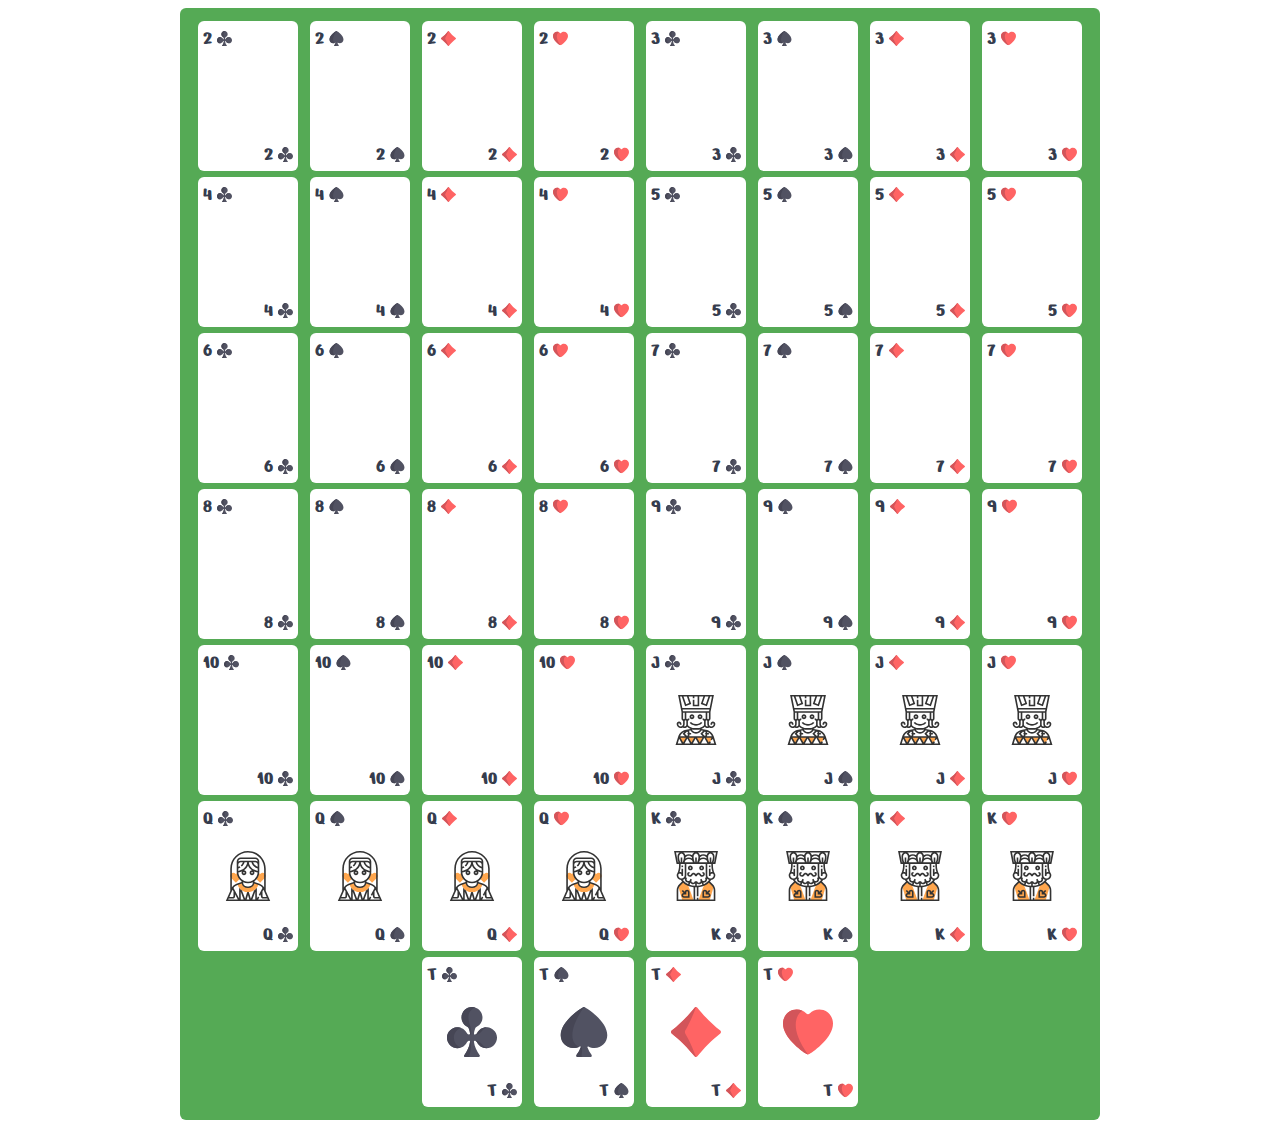
<file: homework 11/index.html>
<!DOCTYPE html>
<html lang="en">

<head>
    <meta charset="UTF-8">
    <meta name="viewport" content="width=device-width, initial-scale=1.0">
    <title>Cards</title>
    <link href="https://fonts.googleapis.com/css2?family=Nerko+One&display=swap" rel="stylesheet">
    <link rel="stylesheet" href="css/style.css">
</head>

<body>
    <script src="script.js"></script>
</body>

</html>
</file>
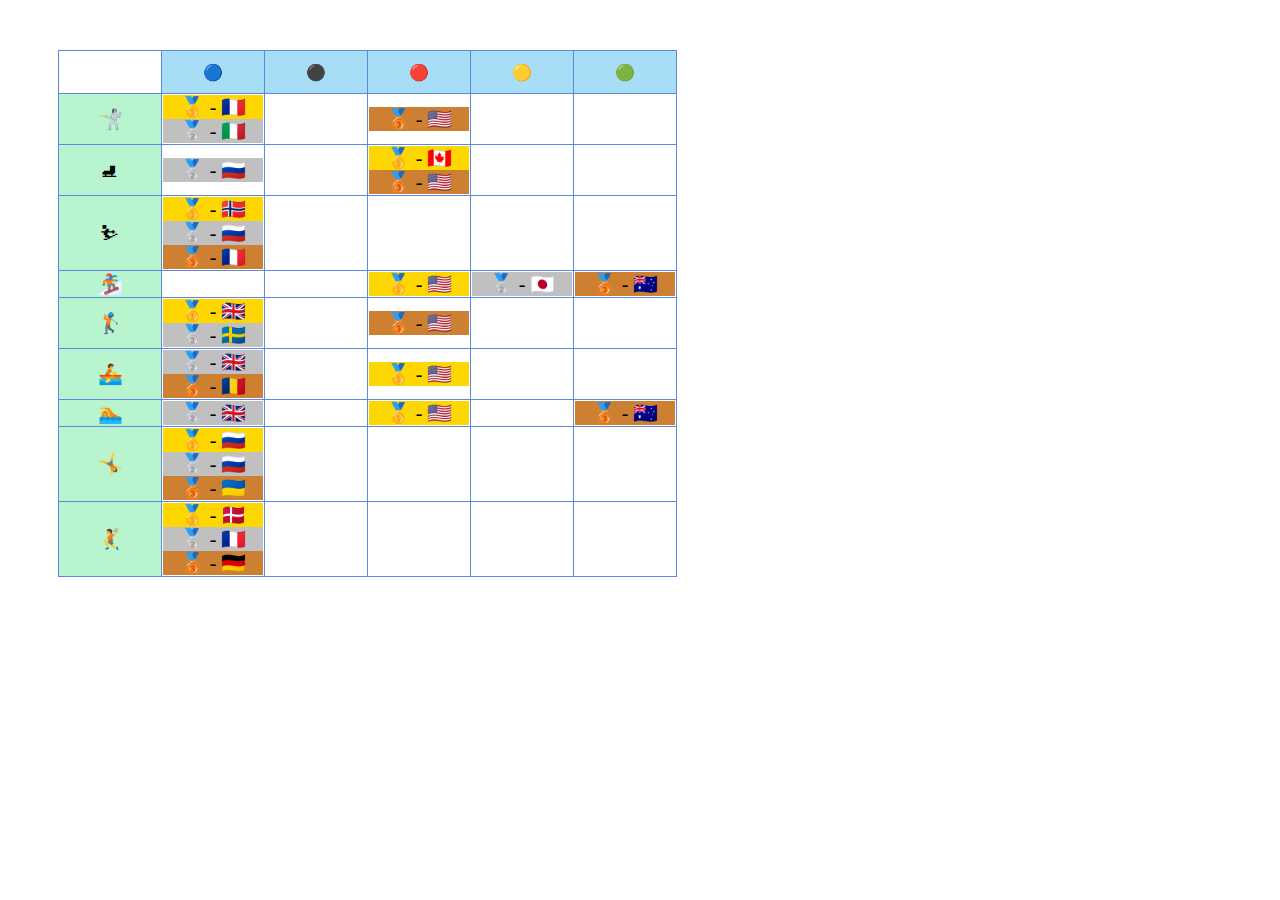
<file: homework 15/index.html>
<!DOCTYPE html>
<html lang="en">

<head>
    <meta charset="UTF-8">
    <meta http-equiv="X-UA-Compatible" content="IE=edge">
    <meta name="viewport" content="width=device-width, initial-scale=1.0">
    <link rel="stylesheet" href="style.css">
    <title>Document</title>
</head>

<body>
    <script src="script.js"></script>
</body>

</html>
</file>
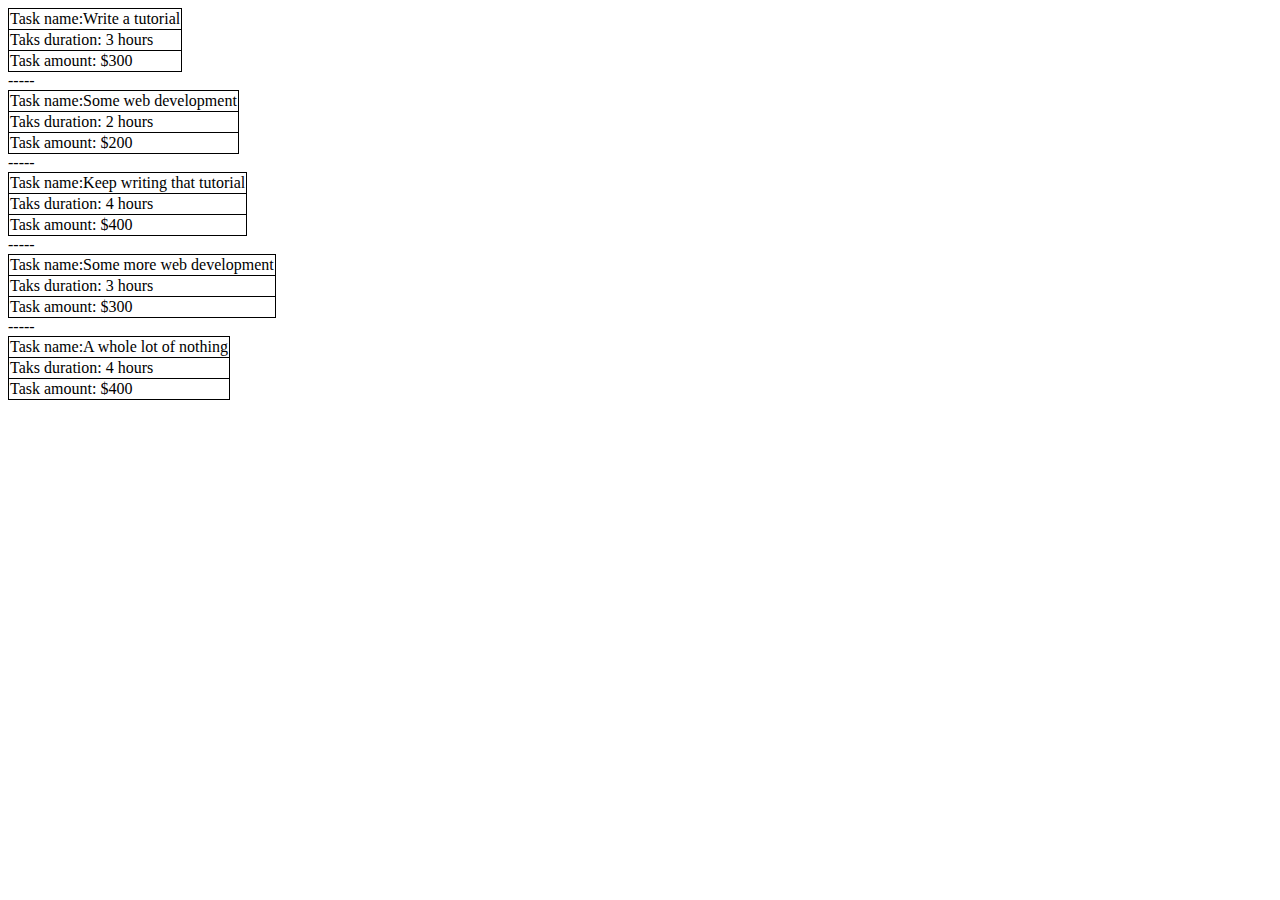
<file: homework 16/index.html>
<!DOCTYPE html>
<html lang="en">

<head>
    <meta charset="UTF-8">
    <meta http-equiv="X-UA-Compatible" content="IE=edge">
    <meta name="viewport" content="width=device-width, initial-scale=1.0">
    <title>Document</title>
    <style>
        table {
            border-collapse: collapse;
        }
        
        td {
            border: 1px solid black;
        }
    </style>
</head>

<body>
    <script src="script.js"></script>
</body>

</html>
</file>
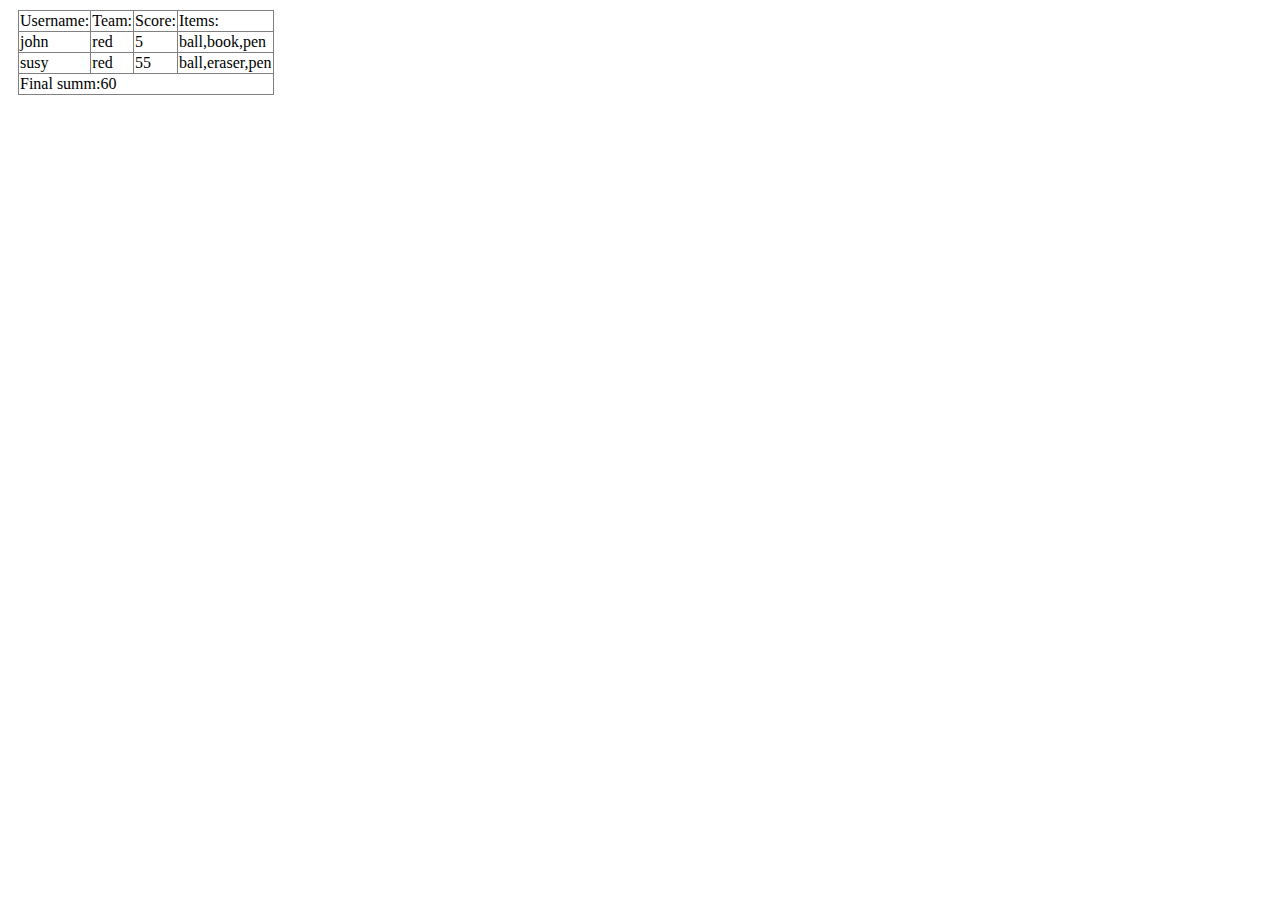
<file: homework 17/index.html>
<!DOCTYPE html>
<html lang="en">

<head>
    <meta charset="UTF-8">
    <meta http-equiv="X-UA-Compatible" content="IE=edge">
    <meta name="viewport" content="width=device-width, initial-scale=1.0">
    <title>Document</title>
</head>

<body>
    <style>
        table {
            border-collapse: collapse;
            margin: 10px;
        }
    </style>
    <script src="script.js"></script>
</body>

</html>
</file>
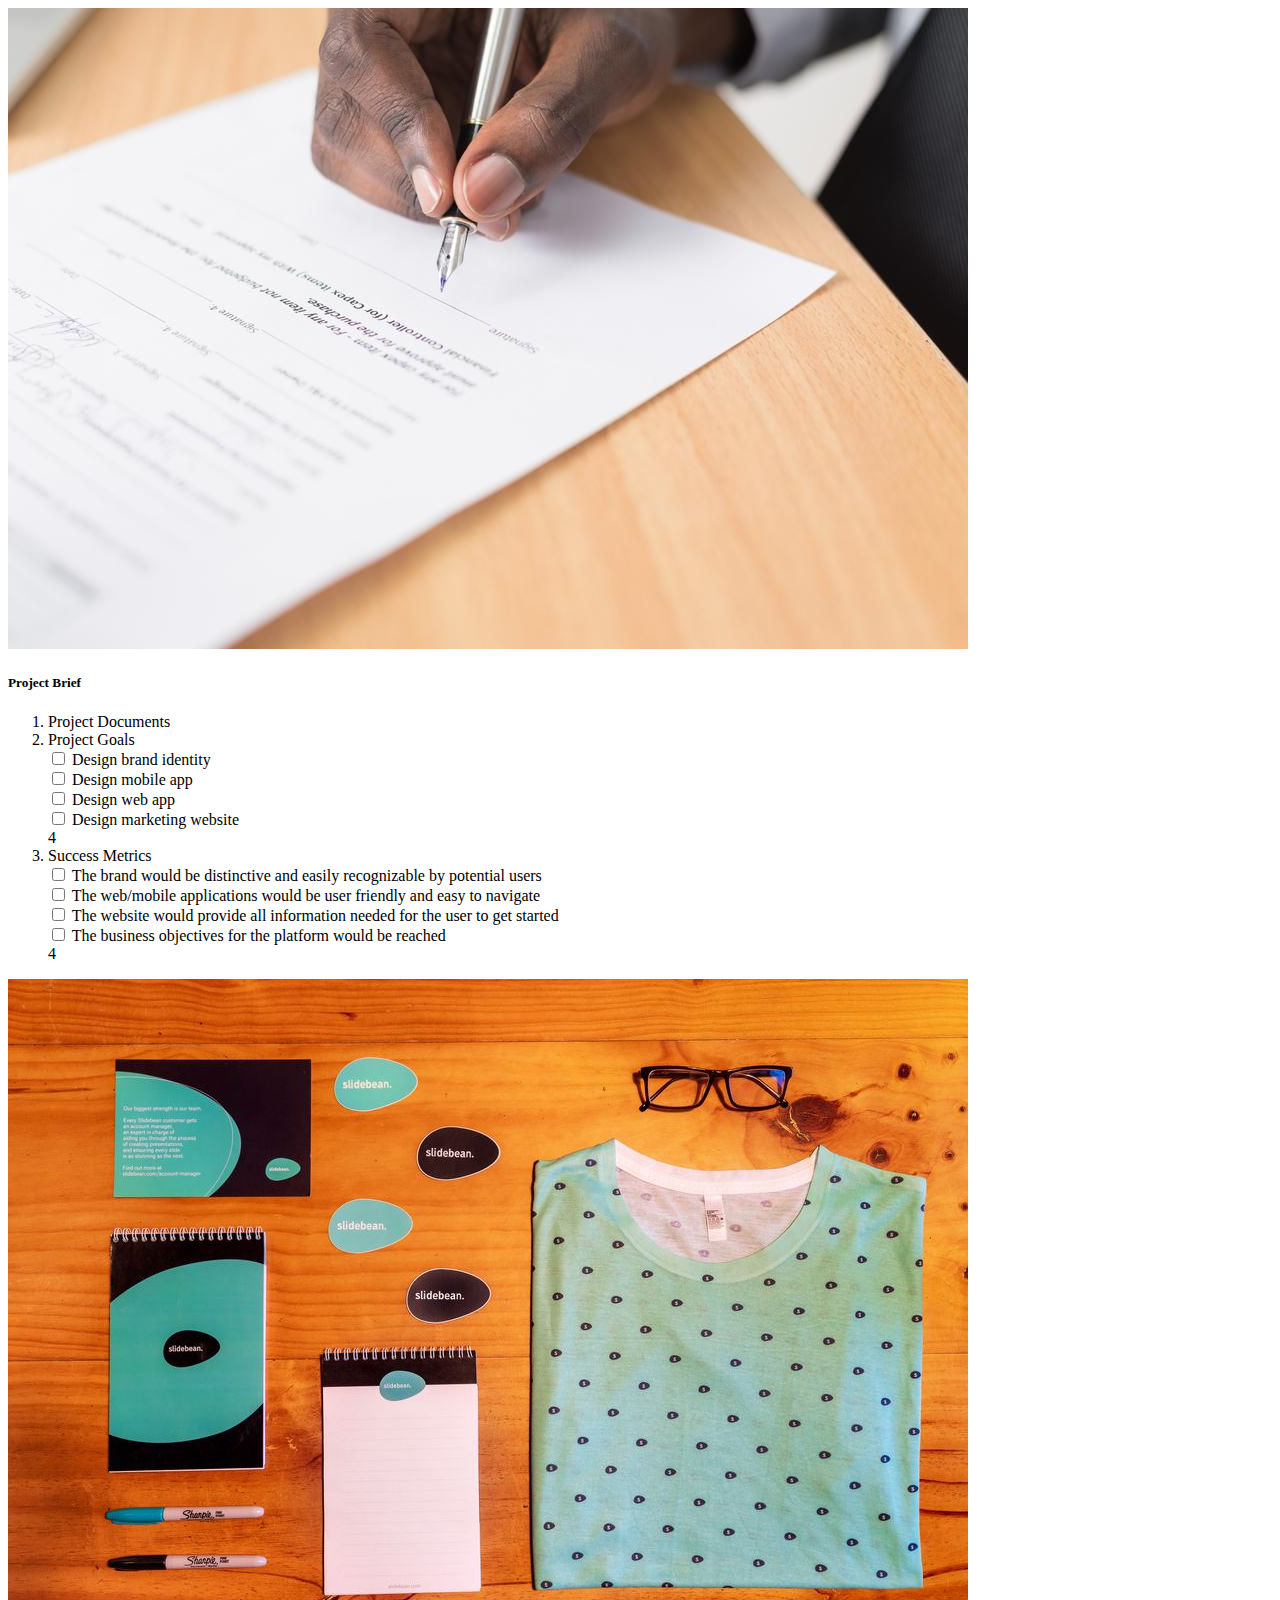
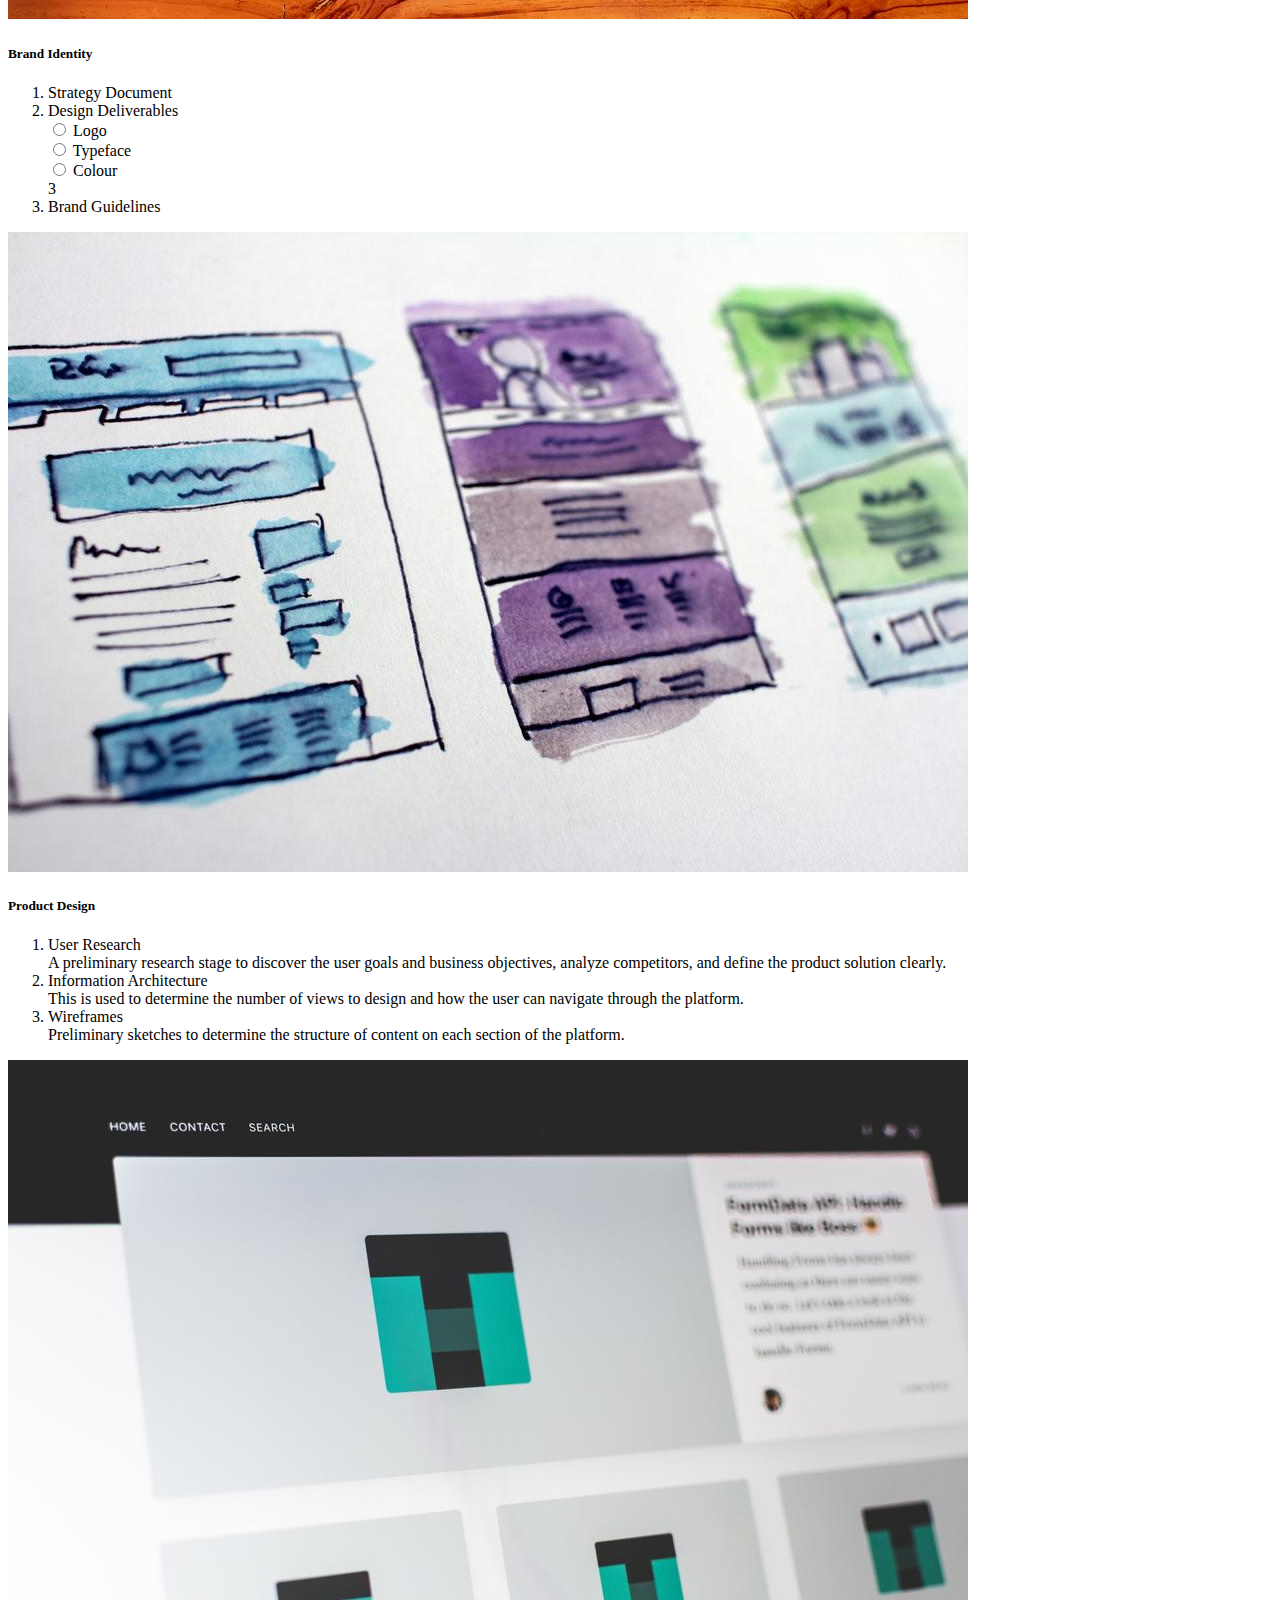
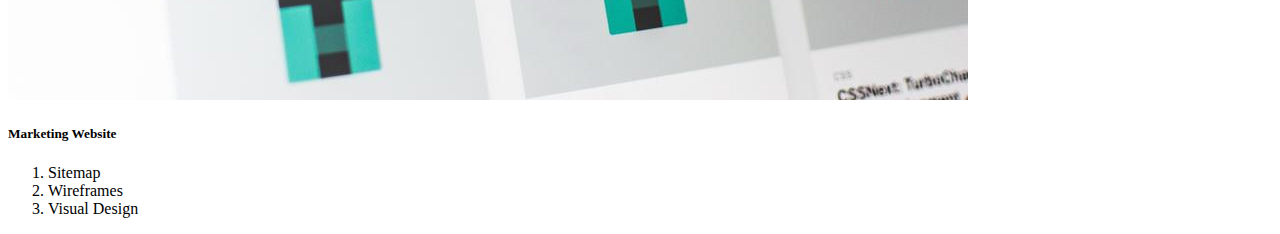
<file: homework 18/index.html>
<!DOCTYPE html>
<html lang="en">

<head>
    <meta charset="UTF-8">
    <meta http-equiv="X-UA-Compatible" content="IE=edge">
    <meta name="viewport" content="width=device-width, initial-scale=1.0">
    <title>Trello</title>
    <link href="https://cdn.jsdelivr.net/npm/bootstrap@5.0.1/dist/css/bootstrap.min.css" rel="stylesheet" integrity="sha384-+0n0xVW2eSR5OomGNYDnhzAbDsOXxcvSN1TPprVMTNDbiYZCxYbOOl7+AMvyTG2x" crossorigin="anonymous">
</head>

<body>
    <script src="script.js"></script>
</body>

</html>
</file>
<file: homework 11/css/style.css>
html,
body {
    font-family: "Nerko One", cursive;
    color: #353c4d;
    font-size: 20px;
}

.wrapper {
    width: 900px;
    display: flex;
    flex-wrap: wrap;
    align-items: flex-start;
    justify-content: center;
    background: #55aa55;
    border-radius: 6px;
    padding: 10px;
    margin: 0 auto;
}

.card {
    width: 100px;
    height: 150px;
    border-radius: 6px;
    background: white;
    padding: 5px;
    box-sizing: border-box;
    display: flex;
    flex-direction: column;
    justify-content: space-between;
    margin: 3px 6px;
}

.card__info {
    display: flex;
    align-items: center;
}

.card__info:last-of-type {
    justify-content: flex-end;
}

.card__info img {
    margin-left: 5px;
}


/*# sourceMappingURL=style.css.map */
</file>
<file: homework 15/style.css>
html,
body {
    box-sizing: border-box;
}

.sport__table {
    border-collapse: collapse;
    margin-top: 50px;
    margin-left: 50px;
}

.sport__table td {
    border: 1px solid rgb(93, 135, 224);
    width: 100px;
    text-align: center;
    font-size: 20px;
}

.sport__table td:first-child {
    background-color: rgba(114, 235, 160, 0.5);
}

.sport__table th {
    background-color: rgba(81, 188, 238, 0.5);
    border: 1px solid rgb(93, 135, 224);
    height: 40px;
}

.sport__table th:first-child {
    visibility: hidden;
}

div {
    background-color: #CD7F32;
}
</file>
